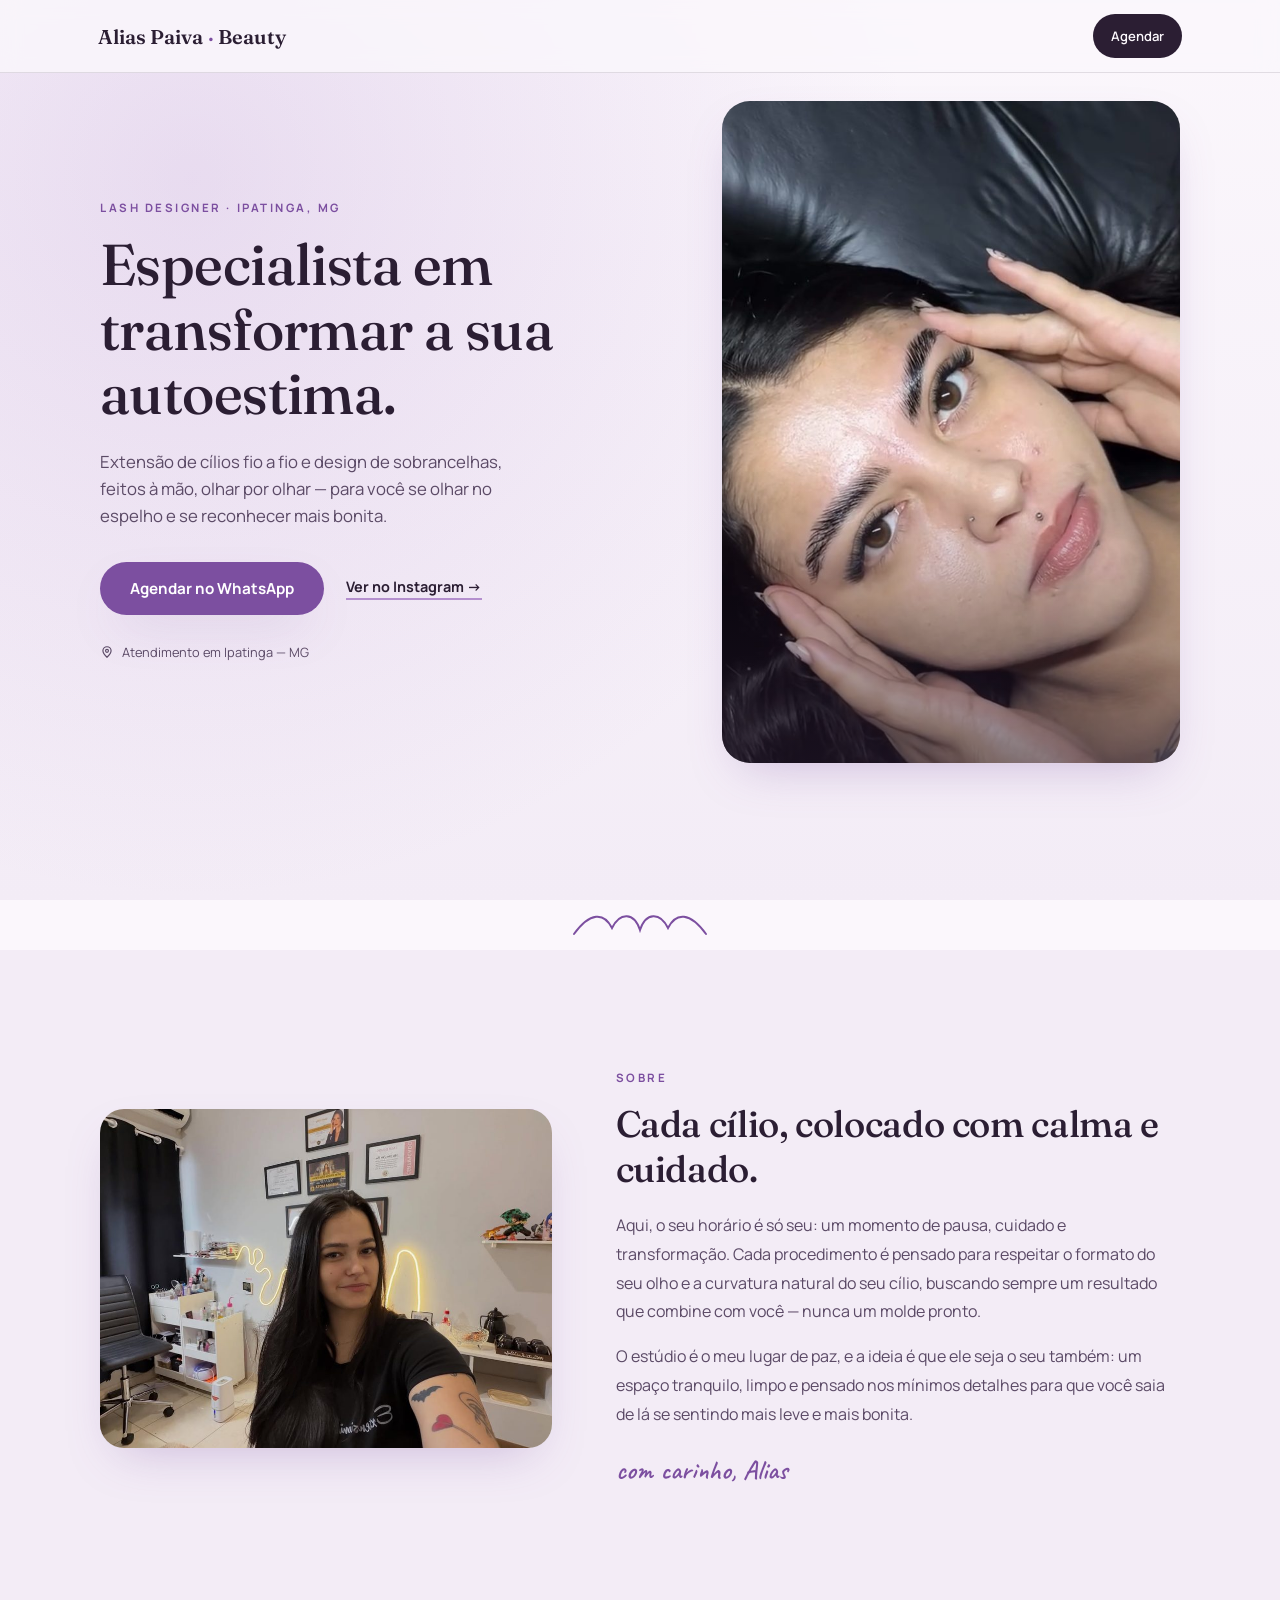
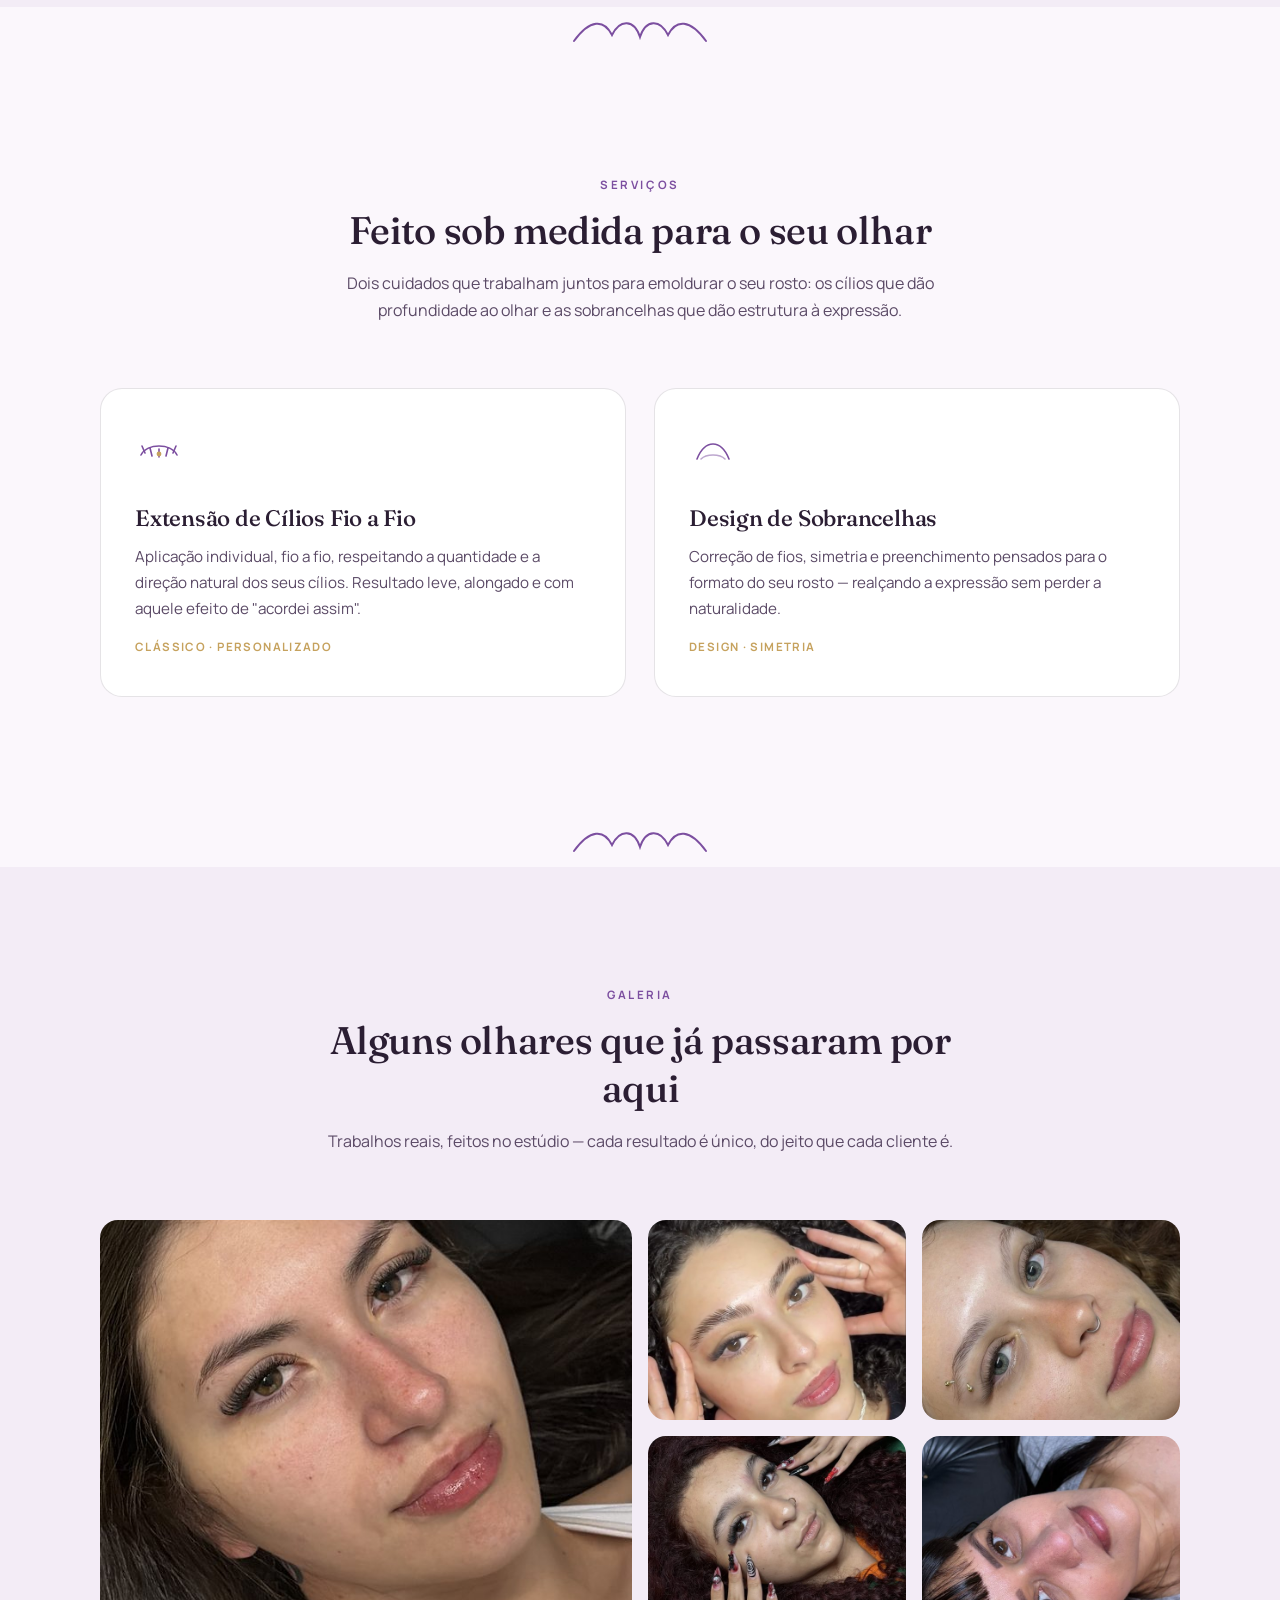
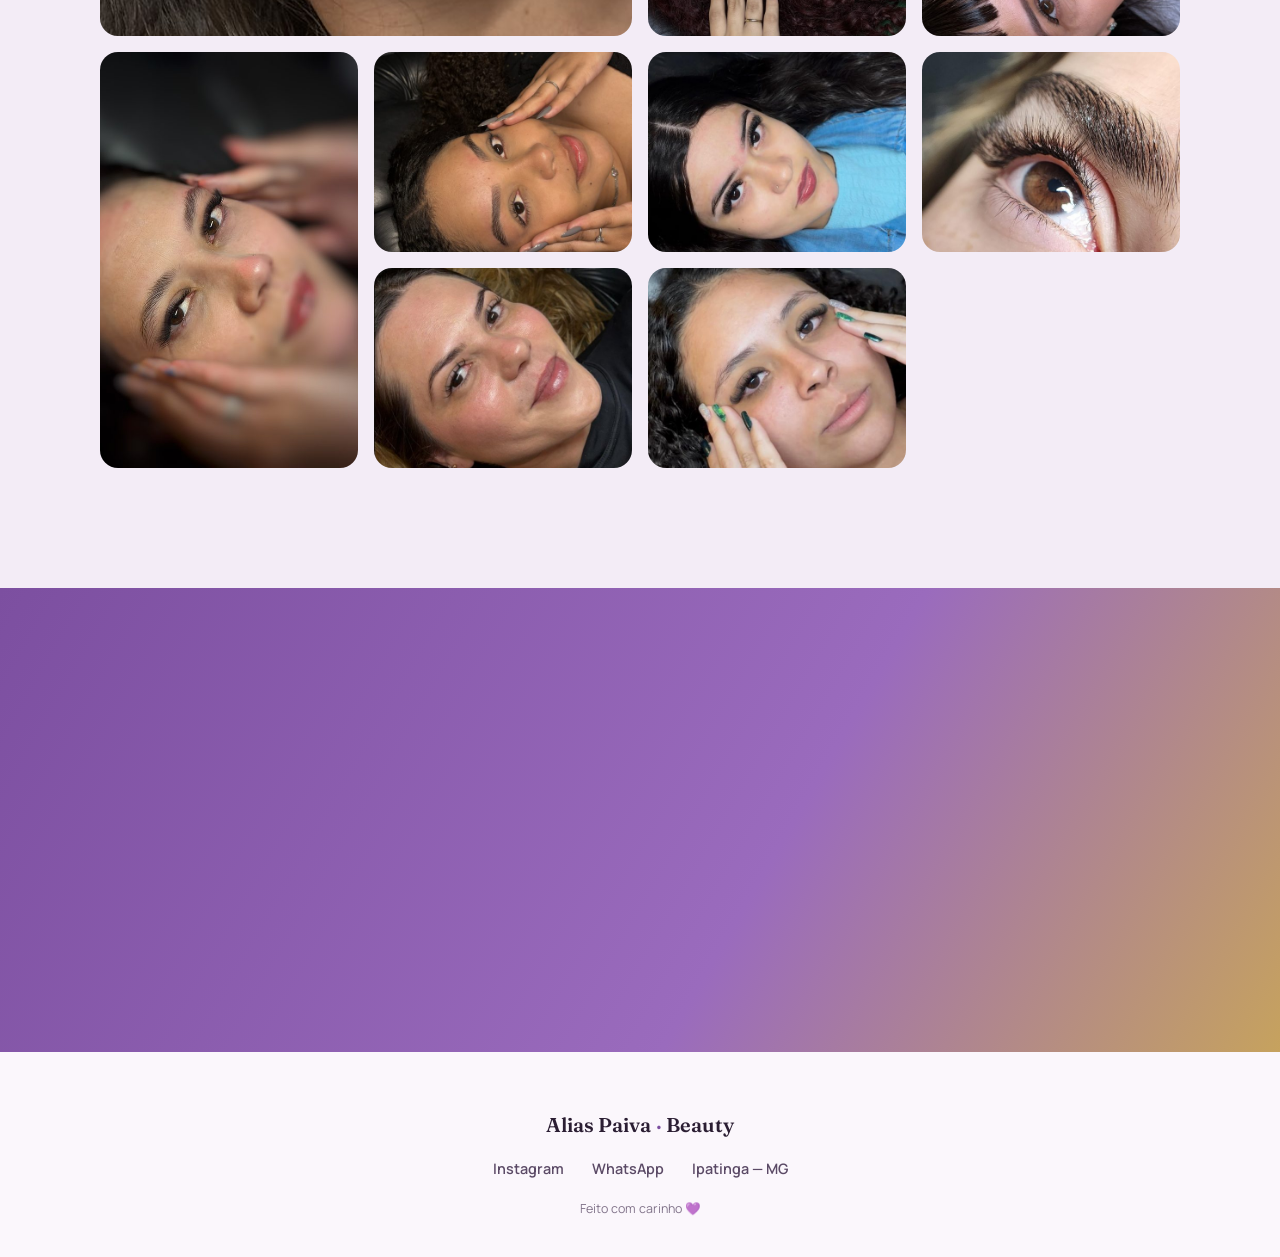
<file: index.html>
<!DOCTYPE html>
<html lang="pt-BR">
<head>
<meta charset="UTF-8">
<meta name="viewport" content="width=device-width, initial-scale=1.0">
<title>Alias Paiva Beauty — Lash Designer em Ipatinga, MG</title>
<link rel="icon" type="image/png" sizes="32x32" href="images/favicon-32.png">
<link rel="icon" type="image/png" sizes="16x16" href="images/favicon-16.png">
<link rel="icon" type="image/png" sizes="192x192" href="images/favicon-192.png">
<link rel="apple-touch-icon" sizes="180x180" href="images/favicon-180.png">
<link rel="preconnect" href="https://fonts.googleapis.com">
<link rel="preconnect" href="https://fonts.gstatic.com" crossorigin>
<link href="https://fonts.googleapis.com/css2?family=Fraunces:opsz,wght@9..144,300;9..144,400;9..144,500;9..144,600;9..144,700&family=Manrope:wght@400;500;600;700;800&family=Caveat:wght@500;600&display=swap" rel="stylesheet">
<link rel="stylesheet" href="css/style.css">
</head>
<body>

<header>
  <div class="nav-inner">
    <div class="logotype">Alias Paiva <span class="dot">·</span> Beauty</div>
    <a class="nav-cta" href="https://api.whatsapp.com/send/?phone=553180142400&text=Ol%C3%A1!%20Vim%20pelo%20site%20e%20quero%20agendar%20um%20hor%C3%A1rio%20%F0%9F%92%9C" target="_blank" rel="noopener">Agendar</a>
  </div>
</header>

<section class="hero">
  <div class="hero-bg"></div>
  <div class="container hero-grid">
    <div class="hero-copy">
      <div class="eyebrow">Lash Designer · Ipatinga, MG</div>
      <h1>Especialista em transformar a sua autoestima.</h1>
      <p>Extensão de cílios fio a fio e design de sobrancelhas, feitos à mão, olhar por olhar — para você se olhar no espelho e se reconhecer mais bonita.</p>
      <div class="hero-actions">
        <a class="btn-primary" href="https://api.whatsapp.com/send/?phone=553180142400&text=Ol%C3%A1!%20Vim%20pelo%20site%20e%20quero%20agendar%20um%20hor%C3%A1rio%20%F0%9F%92%9C" target="_blank" rel="noopener">
          Agendar no WhatsApp
        </a>
        <a class="btn-secondary" href="https://www.instagram.com/_aliaspaivabeauty/" target="_blank" rel="noopener">Ver no Instagram →</a>
      </div>
      <div class="location-badge">
        <svg viewBox="0 0 24 24" fill="none" stroke="currentColor" stroke-width="2"><path d="M12 21s-7-6.2-7-11a7 7 0 0 1 14 0c0 4.8-7 11-7 11z"/><circle cx="12" cy="10" r="2.5"/></svg>
        Atendimento em Ipatinga — MG
      </div>
    </div>
    <div class="hero-photo">
      <img src="images/hero.jpg" alt="Resultado de extensão de cílios fio a fio feito por Alias Paiva">
    </div>
  </div>
</section>

<div class="lash-divider">
  <svg viewBox="0 0 140 34"><path d="M4 26 C 20 4, 34 4, 42 20 C 50 4, 64 4, 70 22 C 76 4, 90 4, 98 20 C 106 4, 120 4, 136 26"/></svg>
</div>

<section class="about">
  <div class="container about-grid">
    <div class="about-photo reveal">
      <img src="images/about.jpg" alt="Alias Paiva em seu espaço de trabalho, o estúdio de lash design">
    </div>
    <div class="about-copy reveal">
      <div class="eyebrow">Sobre</div>
      <h2>Cada cílio, colocado com calma e cuidado.</h2>
      <p>Aqui, o seu horário é só seu: um momento de pausa, cuidado e transformação. Cada procedimento é pensado para respeitar o formato do seu olho e a curvatura natural do seu cílio, buscando sempre um resultado que combine com você — nunca um molde pronto.</p>
      <p>O estúdio é o meu lugar de paz, e a ideia é que ele seja o seu também: um espaço tranquilo, limpo e pensado nos mínimos detalhes para que você saia de lá se sentindo mais leve e mais bonita.</p>
      <div class="about-signature script">com carinho, Alias</div>
    </div>
  </div>
</section>

<div class="lash-divider">
  <svg viewBox="0 0 140 34"><path d="M4 26 C 20 4, 34 4, 42 20 C 50 4, 64 4, 70 22 C 76 4, 90 4, 98 20 C 106 4, 120 4, 136 26"/></svg>
</div>

<section class="services">
  <div class="container">
    <div class="section-head reveal">
      <div class="eyebrow">Serviços</div>
      <h2>Feito sob medida para o seu olhar</h2>
      <p>Dois cuidados que trabalham juntos para emoldurar o seu rosto: os cílios que dão profundidade ao olhar e as sobrancelhas que dão estrutura à expressão.</p>
    </div>
    <div class="services-grid">
      <div class="service-card reveal">
        <svg class="service-icon" viewBox="0 0 48 48" fill="none" stroke="#7C4FA0" stroke-width="1.6"><path d="M6 26c6-12 30-12 36 0" stroke-linecap="round"/><path d="M10 24 L7 17M17 27 L15 19M24 28 L24 20M31 27 L33 19M38 24 L41 17" stroke-linecap="round"/><circle cx="24" cy="25" r="2.4" fill="#C6A25E" stroke="none"/></svg>
        <h3>Extensão de Cílios Fio a Fio</h3>
        <p>Aplicação individual, fio a fio, respeitando a quantidade e a direção natural dos seus cílios. Resultado leve, alongado e com aquele efeito de "acordei assim".</p>
        <span class="tag">Clássico · Personalizado</span>
      </div>
      <div class="service-card reveal">
        <svg class="service-icon" viewBox="0 0 48 48" fill="none" stroke="#7C4FA0" stroke-width="1.6"><path d="M8 30c4-10 10-15 16-15s12 5 16 15" stroke-linecap="round"/><path d="M12 30c3-3 6-4 12-4s9 1 12 4" stroke-linecap="round" opacity="0.5"/></svg>
        <h3>Design de Sobrancelhas</h3>
        <p>Correção de fios, simetria e preenchimento pensados para o formato do seu rosto — realçando a expressão sem perder a naturalidade.</p>
        <span class="tag">Design · Simetria</span>
      </div>
    </div>
  </div>
</section>

<div class="lash-divider">
  <svg viewBox="0 0 140 34"><path d="M4 26 C 20 4, 34 4, 42 20 C 50 4, 64 4, 70 22 C 76 4, 90 4, 98 20 C 106 4, 120 4, 136 26"/></svg>
</div>

<section class="gallery">
  <div class="container">
    <div class="section-head reveal">
      <div class="eyebrow">Galeria</div>
      <h2>Alguns olhares que já passaram por aqui</h2>
      <p>Trabalhos reais, feitos no estúdio — cada resultado é único, do jeito que cada cliente é.</p>
    </div>
    <div class="gallery-grid">
      <div class="gallery-item reveal"><img src="images/gallery1.jpg" alt="Resultado de extensão de cílios fio a fio, detalhe do olhar" loading="lazy"></div>
      <div class="gallery-item reveal"><img src="images/gallery2.jpg" alt="Resultado combo cílios e sobrancelha em cliente de cabelo cacheado" loading="lazy"></div>
      <div class="gallery-item reveal"><img src="images/gallery3.jpg" alt="Resultado de cílios com olhos verdes" loading="lazy"></div>
      <div class="gallery-item reveal"><img src="images/gallery4.jpg" alt="Cliente após procedimento de lash design com unhas decoradas" loading="lazy"></div>
      <div class="gallery-item reveal"><img src="images/gallery5.jpg" alt="Detalhe de aplicação de cílios" loading="lazy"></div>
      <div class="gallery-item reveal"><img src="images/gallery6.jpg" alt="Resultado de extensão de cílios fio a fio, olhar aberto" loading="lazy"></div>
      <div class="gallery-item reveal"><img src="images/gallery7.jpg" alt="Resultado final de design de sobrancelha e cílios" loading="lazy"></div>
      <div class="gallery-item reveal"><img src="images/gallery8.jpg" alt="Resultado de cílios com cabelo cacheado e look completo" loading="lazy"></div>
      <div class="gallery-item reveal"><img src="images/gallery9.jpg" alt="Detalhe macro de extensão de cílios fio a fio" loading="lazy"></div>
      <div class="gallery-item reveal"><img src="images/gallery10.jpg" alt="Cliente durante o procedimento com protetor de cílios inferiores" loading="lazy"></div>
      <div class="gallery-item reveal"><img src="images/gallery11.jpg" alt="Resultado de cílios em cliente de cabelo cacheado" loading="lazy"></div>
    </div>
  </div>
</section>

<section class="cta-band">
  <div class="container">
    <div class="eyebrow reveal">Vamos marcar?</div>
    <h2 class="reveal">Pronta para o seu novo olhar?</h2>
    <div class="cta-actions">
      <a class="btn-primary reveal" href="https://api.whatsapp.com/send/?phone=553180142400&text=Ol%C3%A1!%20Vim%20pelo%20site%20e%20quero%20agendar%20um%20hor%C3%A1rio%20%F0%9F%92%9C" target="_blank" rel="noopener">Chamar no WhatsApp</a>
      <a class="google-badge reveal" href="https://share.google/A0g5crnLHBTmJMWZh" target="_blank" rel="noopener">
        <svg viewBox="0 0 48 48" width="26" height="26" aria-hidden="true">
          <path fill="#FFC107" d="M43.6 20.5H42V20H24v8h11.3C33.7 32.9 29.3 36 24 36c-6.6 0-12-5.4-12-12s5.4-12 12-12c3.1 0 5.9 1.2 8 3.1l5.7-5.7C34.6 6.1 29.6 4 24 4 12.9 4 4 12.9 4 24s8.9 20 20 20 20-8.9 20-20c0-1.3-.1-2.7-.4-3.5z"/>
          <path fill="#FF3D00" d="M6.3 14.7l6.6 4.8C14.6 16 19 13 24 13c3.1 0 5.9 1.2 8 3.1l5.7-5.7C34.6 6.1 29.6 4 24 4 16.3 4 9.7 8.3 6.3 14.7z"/>
          <path fill="#4CAF50" d="M24 44c5.5 0 10.4-1.9 14-5.1l-6.5-5.4C29.5 35.4 26.9 36 24 36c-5.3 0-9.7-3.1-11.3-7.6l-6.5 5C9.6 39.6 16.2 44 24 44z"/>
          <path fill="#1976D2" d="M43.6 20.5H42V20H24v8h11.3c-.8 2.3-2.3 4.2-4.2 5.5l6.5 5.4C40.9 36.6 44 31 44 24c0-1.3-.1-2.7-.4-3.5z"/>
        </svg>
        <span class="google-badge-copy">
          <span class="google-badge-stars">★★★★★ <strong>5.0</strong></span>
          <span class="google-badge-sub">56 avaliações no Google</span>
        </span>
      </a>
    </div>
  </div>
</section>

<footer>
  <div class="container">
    <div class="logotype">Alias Paiva <span class="dot">·</span> Beauty</div>
    <div class="footer-links">
      <a href="https://www.instagram.com/_aliaspaivabeauty/" target="_blank" rel="noopener">Instagram</a>
      <a href="https://api.whatsapp.com/send/?phone=553180142400" target="_blank" rel="noopener">WhatsApp</a>
      <a href="#top">Ipatinga — MG</a>
    </div>
    <div class="fine">Feito com carinho 💜</div>
  </div>
</footer>

<script src="js/script.js"></script>

</body>
</html>
</file>
<file: css/style.css>
:root{
    --cream:#FBF7FC;
    --cream-2:#F3ECF6;
    --plum:#2B1E33;
    --plum-soft:#5B4A66;
    --lilac:#B48FCE;
    --lilac-deep:#7C4FA0;
    --lilac-pale:#E7D9F0;
    --gold:#C6A25E;
    --blush:#F1DEE5;
    --line:rgba(43,30,51,0.12);
    --shadow: 0 20px 50px -20px rgba(124,79,160,0.35);
  }

  *{margin:0;padding:0;box-sizing:border-box;}

  html{scroll-behavior:smooth;}

  body{
    font-family:'Manrope', sans-serif;
    background:var(--cream);
    color:var(--plum);
    -webkit-font-smoothing:antialiased;
    overflow-x:hidden;
  }

  @media (prefers-reduced-motion: reduce){
    *{animation-duration:0.01ms !important; animation-iteration-count:1 !important; transition-duration:0.01ms !important; scroll-behavior:auto !important;}
  }

  h1,h2,h3, .display{
    font-family:'Fraunces', serif;
    font-weight:500;
    letter-spacing:-0.01em;
    color:var(--plum);
  }

  .script{
    font-family:'Caveat', cursive;
    font-weight:600;
    color:var(--lilac-deep);
  }

  a{color:inherit; text-decoration:none;}

  .container{
    max-width:1120px;
    margin:0 auto;
    padding:0 20px;
  }

  .eyebrow{
    font-size:0.72rem;
    letter-spacing:0.22em;
    text-transform:uppercase;
    font-weight:700;
    color:var(--lilac-deep);
  }

  /* ---------- SIGNATURE SVG LASH DIVIDER ---------- */
  .lash-divider{
    display:flex;
    justify-content:center;
    padding:8px 0;
  }
  .lash-divider svg{
    width:140px;
    height:34px;
    overflow:visible;
  }
  .lash-divider path{
    fill:none;
    stroke:var(--lilac-deep);
    stroke-width:2;
    stroke-linecap:round;
    stroke-dasharray:260;
    stroke-dashoffset:260;
    transition:stroke-dashoffset 1.4s cubic-bezier(.4,0,.2,1);
  }
  .lash-divider.in-view path{ stroke-dashoffset:0; }

  /* ---------- HEADER ---------- */
  header{
    position:fixed;
    top:0; left:0; right:0;
    z-index:100;
    background:rgba(251,247,252,0.82);
    backdrop-filter:blur(10px);
    border-bottom:1px solid var(--line);
  }
  .nav-inner{
    display:flex;
    align-items:center;
    justify-content:space-between;
    padding:14px 18px;
    max-width:1120px;
    margin:0 auto;
    gap:12px;
  }
  .logotype{
    display:flex;
    align-items:baseline;
    gap:5px;
    font-family:'Fraunces', serif;
    font-size:clamp(1rem, 3.6vw, 1.25rem);
    font-weight:600;
    white-space:nowrap;
  }
  .logotype .dot{ color:var(--lilac-deep); }
  .nav-cta{
    display:inline-flex;
    align-items:center;
    gap:8px;
    background:var(--plum);
    color:var(--cream);
    padding:11px 18px;
    border-radius:999px;
    font-size:0.82rem;
    font-weight:600;
    white-space:nowrap;
    min-height:44px;
    transition:transform .25s ease, background .25s ease;
  }
  .nav-cta:hover{ background:var(--lilac-deep); transform:translateY(-2px); }

  /* ---------- HERO ---------- */
  .hero{
    position:relative;
    min-height:100svh;
    display:flex;
    align-items:center;
    padding-top:84px;
    overflow:hidden;
  }
  .hero-bg{
    position:absolute;
    inset:0;
    background:
      radial-gradient(circle at 15% 20%, rgba(180,143,206,0.25), transparent 55%),
      linear-gradient(180deg, var(--cream) 0%, var(--cream-2) 100%);
    z-index:0;
  }
  .hero-grid{
    position:relative;
    z-index:1;
    display:grid;
    grid-template-columns:1.05fr 0.85fr;
    gap:56px;
    align-items:center;
    width:100%;
  }
  .hero-copy .eyebrow{ margin-bottom:18px; }
  .hero-copy h1{
    font-size:clamp(1.9rem, 7vw, 3.6rem);
    line-height:1.12;
    margin-bottom:22px;
  }
  .hero-copy p{
    font-size:1.05rem;
    color:var(--plum-soft);
    max-width:440px;
    margin-bottom:32px;
    line-height:1.6;
  }
  .hero-actions{
    display:flex;
    align-items:center;
    gap:22px;
    flex-wrap:wrap;
  }
  .btn-primary{
    display:inline-flex;
    align-items:center;
    gap:10px;
    background:var(--lilac-deep);
    color:#fff;
    padding:16px 30px;
    border-radius:999px;
    font-weight:700;
    font-size:0.95rem;
    box-shadow:var(--shadow);
    transition:transform .25s ease, box-shadow .25s ease;
  }
  .btn-primary:hover{ transform:translateY(-3px); box-shadow:0 24px 46px -18px rgba(124,79,160,0.5); }
  .btn-secondary{
    font-weight:700;
    font-size:0.9rem;
    color:var(--plum);
    border-bottom:2px solid var(--lilac);
    padding-bottom:2px;
  }
  .location-badge{
    display:inline-flex;
    align-items:center;
    gap:8px;
    font-size:0.8rem;
    color:var(--plum-soft);
    margin-top:28px;
  }
  .location-badge svg{ width:14px; height:14px; }

  .google-badge{
    display:inline-flex;
    align-items:center;
    gap:12px;
    margin-top:16px;
    padding:12px 18px;
    background:#fff;
    border:1px solid var(--line);
    border-radius:16px;
    box-shadow:0 12px 30px -18px rgba(43,30,51,0.25);
    transition:transform .25s ease, box-shadow .25s ease;
    width:fit-content;
  }
  .google-badge:hover{ transform:translateY(-2px); box-shadow:0 18px 36px -16px rgba(43,30,51,0.32); }
  .google-badge-copy{ display:flex; flex-direction:column; gap:2px; }
  .google-badge-stars{
    font-size:0.92rem;
    font-weight:700;
    color:var(--gold);
    letter-spacing:0.02em;
  }
  .google-badge-stars strong{ color:var(--plum); margin-left:4px; font-weight:800; }
  .google-badge-sub{
    font-size:0.76rem;
    color:var(--plum-soft);
    font-weight:600;
  }

  .cta-band .google-badge{
    background:rgba(255,255,255,0.95);
    box-shadow:0 14px 34px -16px rgba(0,0,0,0.35);
  }

  .hero-photo{
    position:relative;
    border-radius:28px;
    overflow:hidden;
    aspect-ratio:9/13;
    box-shadow:var(--shadow);
    animation:kenburns 18s ease-in-out infinite alternate;
  }
  .hero-photo img{
    width:100%; height:100%; object-fit:cover; display:block;
  }
  .hero-photo::after{
    content:'';
    position:absolute; inset:0;
    background:linear-gradient(180deg, transparent 55%, rgba(43,30,51,0.55) 100%);
  }
  @keyframes kenburns{
    0%{ transform:scale(1); }
    100%{ transform:scale(1.06); }
  }

  /* ---------- SECTION GENERIC ---------- */
  section{ position:relative; padding:120px 0; }
  .reveal{
    opacity:0;
    transform:translateY(28px);
    transition:opacity .9s ease, transform .9s ease;
  }
  .reveal.in-view{ opacity:1; transform:translateY(0); }

  .section-head{
    text-align:center;
    max-width:640px;
    margin:0 auto 64px;
  }
  .section-head h2{
    font-size:clamp(1.8rem, 3vw, 2.5rem);
    margin-top:14px;
  }
  .section-head p{
    color:var(--plum-soft);
    margin-top:16px;
    line-height:1.7;
  }

  /* ---------- ABOUT ---------- */
  .about{ background:var(--cream-2); }
  .about-grid{
    display:grid;
    grid-template-columns:0.8fr 1fr;
    gap:64px;
    align-items:center;
  }
  .about-photo{
    position:relative;
    border-radius:24px;
    overflow:hidden;
    box-shadow:var(--shadow);
  }
  .about-photo img{ width:100%; display:block; }
  .about-photo::before{
    content:'';
    position:absolute;
    inset:-14px;
    border:1.5px solid var(--lilac);
    border-radius:30px;
    z-index:-1;
    transform:translate(14px,14px);
  }
  .about-copy .eyebrow{ margin-bottom:16px; }
  .about-copy h2{ font-size:clamp(1.7rem,3vw,2.3rem); margin-bottom:20px; }
  .about-copy p{ color:var(--plum-soft); line-height:1.8; margin-bottom:16px; }
  .about-signature{ margin-top:24px; font-size:1.7rem; }

  /* ---------- SERVICES ---------- */
  .services-grid{
    display:grid;
    grid-template-columns:repeat(2, 1fr);
    gap:28px;
  }
  .service-card{
    background:#fff;
    border:1px solid var(--line);
    border-radius:22px;
    padding:40px 34px;
    transition:transform .35s ease, box-shadow .35s ease;
  }
  .service-card:hover{ transform:translateY(-6px); box-shadow:var(--shadow); }
  .service-icon{
    width:48px; height:48px;
    margin-bottom:22px;
  }
  .service-card h3{ font-size:1.4rem; margin-bottom:12px; }
  .service-card p{ color:var(--plum-soft); line-height:1.7; font-size:0.95rem; }
  .service-card .tag{
    display:inline-block;
    margin-top:18px;
    font-size:0.72rem;
    letter-spacing:0.12em;
    text-transform:uppercase;
    font-weight:700;
    color:var(--gold);
  }

  /* ---------- GALLERY ---------- */
  .gallery{ background:var(--cream-2); }
  .gallery-grid{
    display:grid;
    grid-template-columns:repeat(4, 1fr);
    grid-auto-rows:200px;
    gap:16px;
  }
  .gallery-item{
    position:relative;
    border-radius:18px;
    overflow:hidden;
    cursor:pointer;
  }
  .gallery-item:nth-child(1){ grid-row:span 2; grid-column:span 2; }
  .gallery-item:nth-child(6){ grid-row:span 2; }
  .gallery-item img{
    width:100%; height:100%; object-fit:cover; display:block;
    transition:transform .6s ease;
  }
  .gallery-item:hover img{ transform:scale(1.08); }
  .gallery-item::after{
    content:'';
    position:absolute; inset:0;
    background:linear-gradient(180deg, transparent 60%, rgba(43,30,51,0.45) 100%);
    opacity:0;
    transition:opacity .4s ease;
  }
  .gallery-item:hover::after{ opacity:1; }

  /* ---------- CTA BAND ---------- */
  .cta-band{
    background:linear-gradient(120deg, var(--lilac-deep), #9A6BBD 60%, var(--gold));
    color:#fff;
    text-align:center;
    padding:100px 0;
  }
  .cta-band .eyebrow{ color:rgba(255,255,255,0.85); }
  .cta-band h2{ color:#fff; font-size:clamp(1.9rem,4vw,2.7rem); margin:16px 0 30px; }
  .cta-band .btn-primary{
    background:#fff; color:var(--lilac-deep);
    box-shadow:0 20px 50px -18px rgba(0,0,0,0.3);
    justify-content:center;
    width:100%;
  }

  .cta-actions{
    display:flex;
    flex-direction:column;
    align-items:stretch;
    gap:20px;
    width:100%;
    max-width:280px;
    margin:0 auto;
  }
  .cta-band .google-badge{
    width:100%;
    justify-content:center;
    padding:12px 14px;
    gap:10px;
  }
  .cta-band .google-badge-stars{ font-size:0.82rem; }
  .cta-band .google-badge-sub{ font-size:0.7rem; }
  .cta-band .btn-primary:hover{ background:var(--plum); color:#fff; }

  /* ---------- FOOTER ---------- */
  footer{
    padding:60px 0 40px;
    text-align:center;
  }
  footer .logotype{ justify-content:center; margin-bottom:14px; }
  .footer-links{
    display:flex;
    justify-content:center;
    gap:28px;
    margin:22px 0;
    font-size:0.9rem;
    font-weight:600;
  }
  .footer-links a{ color:var(--plum-soft); transition:color .25s ease; }
  .footer-links a:hover{ color:var(--lilac-deep); }
  footer .fine{
    font-size:0.78rem;
    color:var(--plum-soft);
    opacity:0.75;
  }

  /* ---------- RESPONSIVE ---------- */
  @media (max-width: 880px){
    .hero-grid{ grid-template-columns:1fr; gap:36px; }
    .hero-photo{ order:-1; aspect-ratio:16/11; max-width:360px; margin:0 auto; }
    .hero-copy p{ max-width:none; }
    .about-grid{ grid-template-columns:1fr; gap:36px; }
    .about-photo::before{ display:none; }
    .services-grid{ grid-template-columns:1fr; }
    .gallery-grid{ grid-template-columns:repeat(2,1fr); grid-auto-rows:170px; }
    .gallery-item:nth-child(1){ grid-column:span 2; grid-row:span 2; }
    .gallery-item:nth-child(6){ grid-row:span 1; }
    section{ padding:72px 0; }
  }

  @media (max-width: 520px){
    .container{ padding:0 16px; }
    .nav-cta{ padding:10px 15px; font-size:0.78rem; }
    .hero{ padding-top:76px; }
    .hero-actions{ flex-direction:column; align-items:flex-start; gap:16px; width:100%; }
    .btn-primary{ width:100%; justify-content:center; padding:15px 24px; }
    .hero-photo{ max-width:100%; aspect-ratio:4/5; }
    section{ padding:56px 0; }
    .section-head{ margin-bottom:40px; }
    .service-card{ padding:30px 24px; }
    .gallery-grid{ gap:10px; grid-auto-rows:150px; }
    .cta-band{ padding:70px 0; }
    .cta-band .btn-primary{ width:auto; }
    .footer-links{ flex-wrap:wrap; gap:16px 22px; }
  }

  /* Larger tap targets on touch devices */
  @media (hover: none){
    .btn-primary, .nav-cta{ min-height:46px; }
    .footer-links a{ padding:6px 0; display:inline-block; }
  }

  :focus-visible{
    outline:3px solid var(--lilac-deep);
    outline-offset:3px;
  }
</file>
